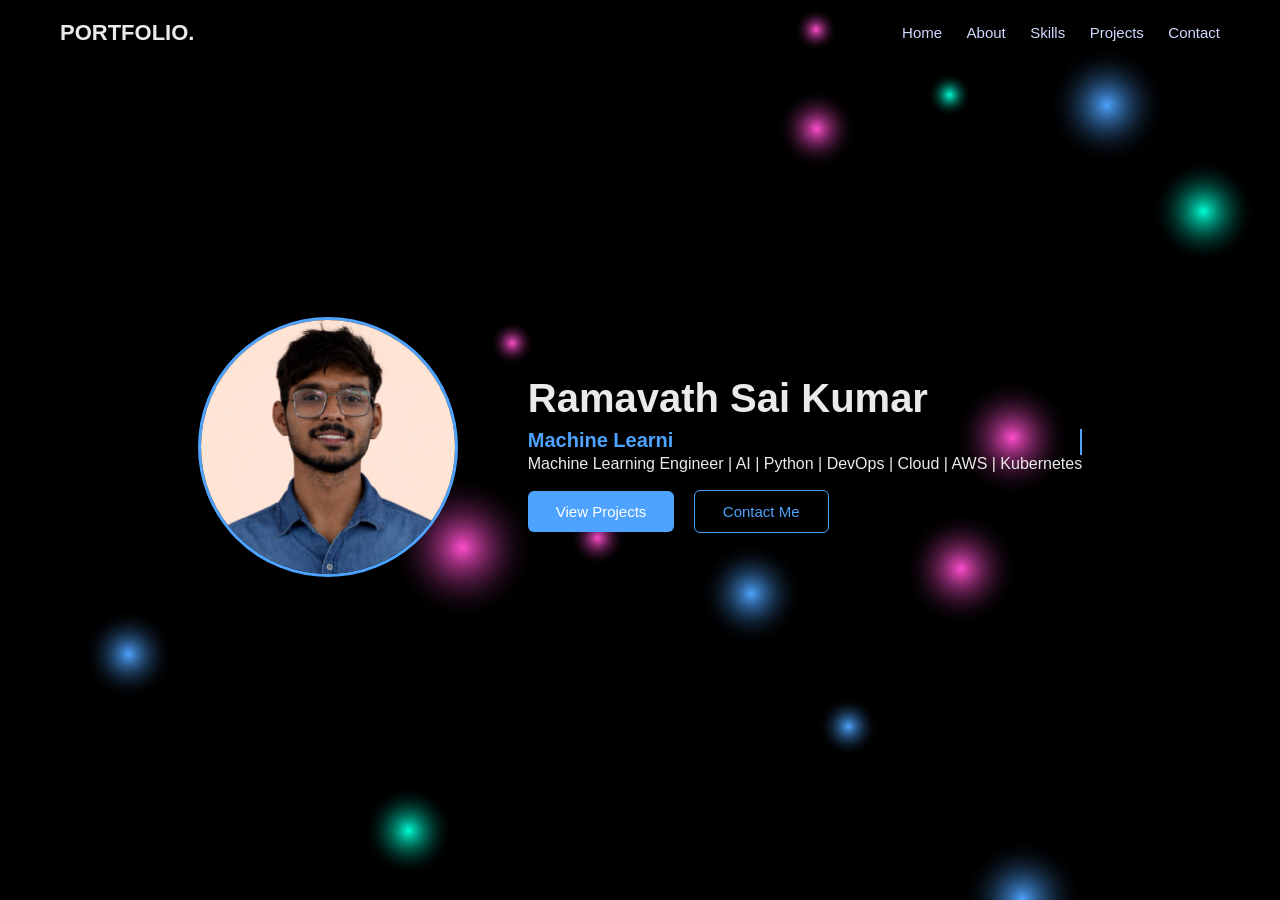
<file: index.html>
<!DOCTYPE html>
<html lang="en">

<head>
    <meta charset="UTF-8">
    <meta name="viewport" content="width=device-width, initial-scale=1.0">

    <!-- SEO Meta Tags -->
    <meta name="description" content="Ramavath Sai Kumar - Machine Learning Engineer | AI | Python | DevOps | AWS | Kubernetes. Portfolio showcasing projects, skills, and contact info.">
    <meta name="keywords" content="Ramavath Sai Kumar, Portfolio, ML Engineer, Machine Learning, AI, Python, DevOps, AWS, Kubernetes, Projects, Skills, Contact">
    <meta name="author" content="Ramavath Sai Kumar">

    <title>Ramavath Sai Kumar | Portfolio</title>

    <!-- CSS -->
    <link rel="stylesheet" href="style.css">
    <link rel="stylesheet" href="https://cdnjs.cloudflare.com/ajax/libs/font-awesome/6.4.0/css/all.min.css">
</head>

<body>

    <canvas id="orbs"></canvas>

    <header class="header">
        <div class="logo">PORTFOLIO.</div>
        <nav>
            <a href="index.html" class="active">Home</a>
            <a href="about.html">About</a>
            <a href="skills.html">Skills</a>
            <a href="projects.html">Projects</a>
            <a href="contact.html">Contact</a>
        </nav>
    </header>

    <section class="hero">
        <div class="hero-container">
            <div class="hero-image">
                <img src="photo.jpeg" alt="Ramavath Sai Kumar">
            </div>
            <div class="hero-content">
                <h1>Ramavath Sai Kumar</h1>
                <h2 class="typing"></h2>
                <p>Machine Learning Engineer | AI | Python | DevOps | Cloud | AWS | Kubernetes</p>
                <div class="actions">
                    <a href="projects.html" class="btn primary">View Projects</a>
                    <a href="contact.html" class="btn secondary">Contact Me</a>
                </div>
            </div>
        </div>
    </section>

    <!-- Typing Effect JS -->
    <script>
        const text = "Machine Learning Engineer | AI | Python | DevOps | Cloud | AWS | Kubernetes";
        let i = 0;

        function typingEffect() {
            if (i < text.length) {
                document.querySelector(".typing").innerHTML += text.charAt(i);
                i++;
                setTimeout(typingEffect, 80);
            }
        }
        typingEffect();
    </script>

    <script src="orbs.js"></script>
</body>

</html>
</file>
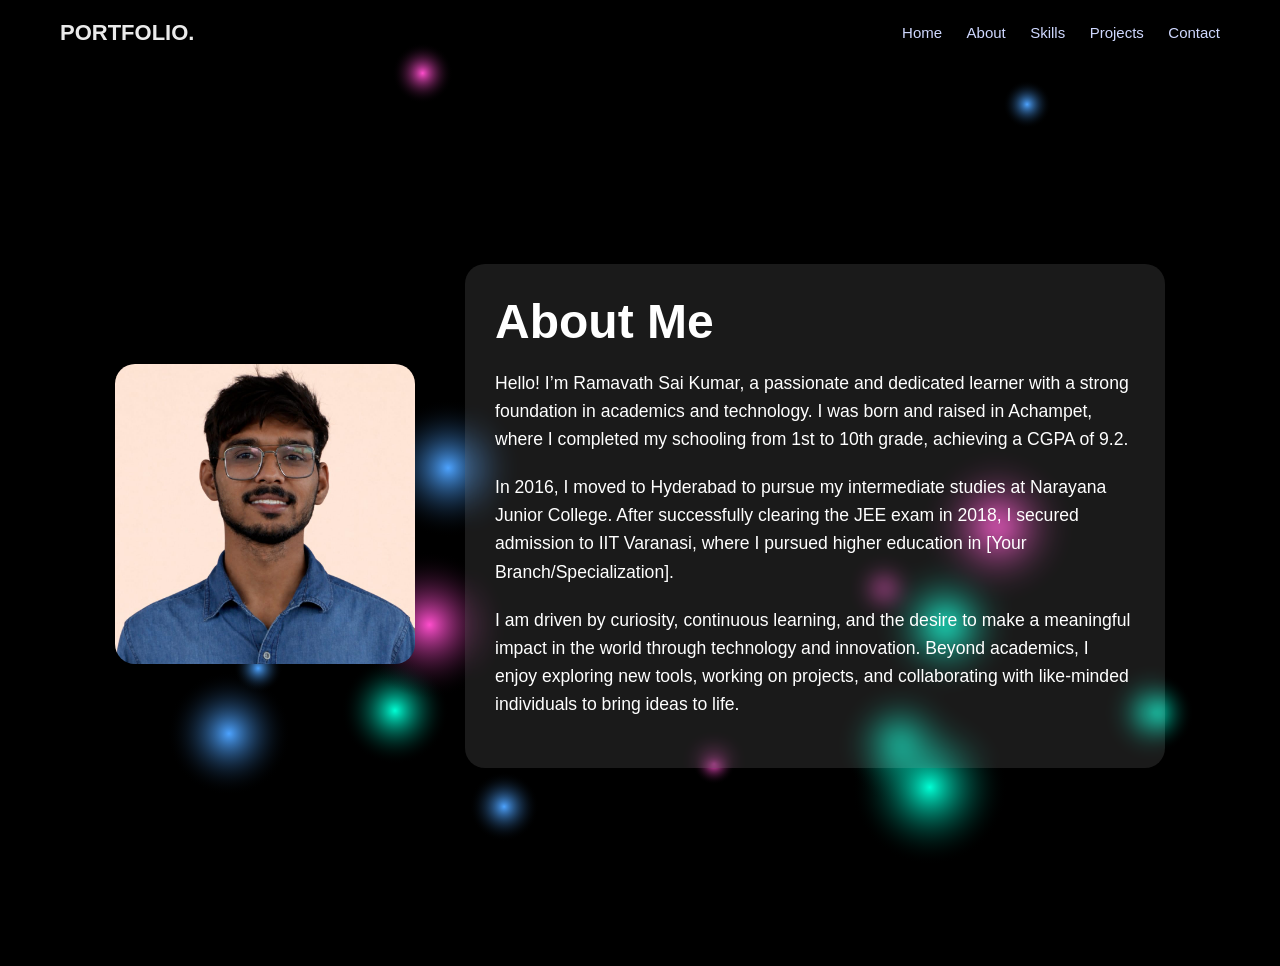
<file: about.html>
<!DOCTYPE html>
<html lang="en">

<head>
    <meta charset="UTF-8">
    <meta name="viewport" content="width=device-width, initial-scale=1.0">

    <meta name="description" content="About Ramavath Sai Kumar - ML Engineer. Education and journey from Achampet to IIT Varanasi.">
    <meta name="keywords" content="Ramavath Sai Kumar, About, Education, IIT Varanasi, Achampet, ML Engineer, AI, Python, DevOps">
    <meta name="author" content="Ramavath Sai Kumar">

    <title>About | Ramavath Sai Kumar</title>
    <link rel="stylesheet" href="style.css">
</head>

<body>

    <canvas id="orbs"></canvas>

    <header class="header">
        <div class="logo">PORTFOLIO.</div>
        <nav>
            <a href="index.html">Home</a>
            <a href="about.html" class="active">About</a>
            <a href="skills.html">Skills</a>
            <a href="projects.html">Projects</a>
            <a href="contact.html">Contact</a>
        </nav>
    </header>

    <section class="about">
        <div class="about-container">
            <div class="about-image">
                <img src="photo.jpeg" alt="Ramavath Sai Kumar">
            </div>
            <div class="about-content">
                <h1>About Me</h1>
                <p>Hello! I’m Ramavath Sai Kumar, a passionate and dedicated learner with a strong foundation in academics and technology. I was born and raised in Achampet, where I completed my schooling from 1st to 10th grade, achieving a CGPA of 9.2.</p>
                <p>In 2016, I moved to Hyderabad to pursue my intermediate studies at Narayana Junior College. After successfully clearing the JEE exam in 2018, I secured admission to IIT Varanasi, where I pursued higher education in [Your Branch/Specialization].</p>
                <p>I am driven by curiosity, continuous learning, and the desire to make a meaningful impact in the world through technology and innovation. Beyond academics, I enjoy exploring new tools, working on projects, and collaborating with like-minded
                    individuals to bring ideas to life.</p>
            </div>
        </div>
    </section>

    <script src="orbs.js"></script>
</body>

</html>
</file>
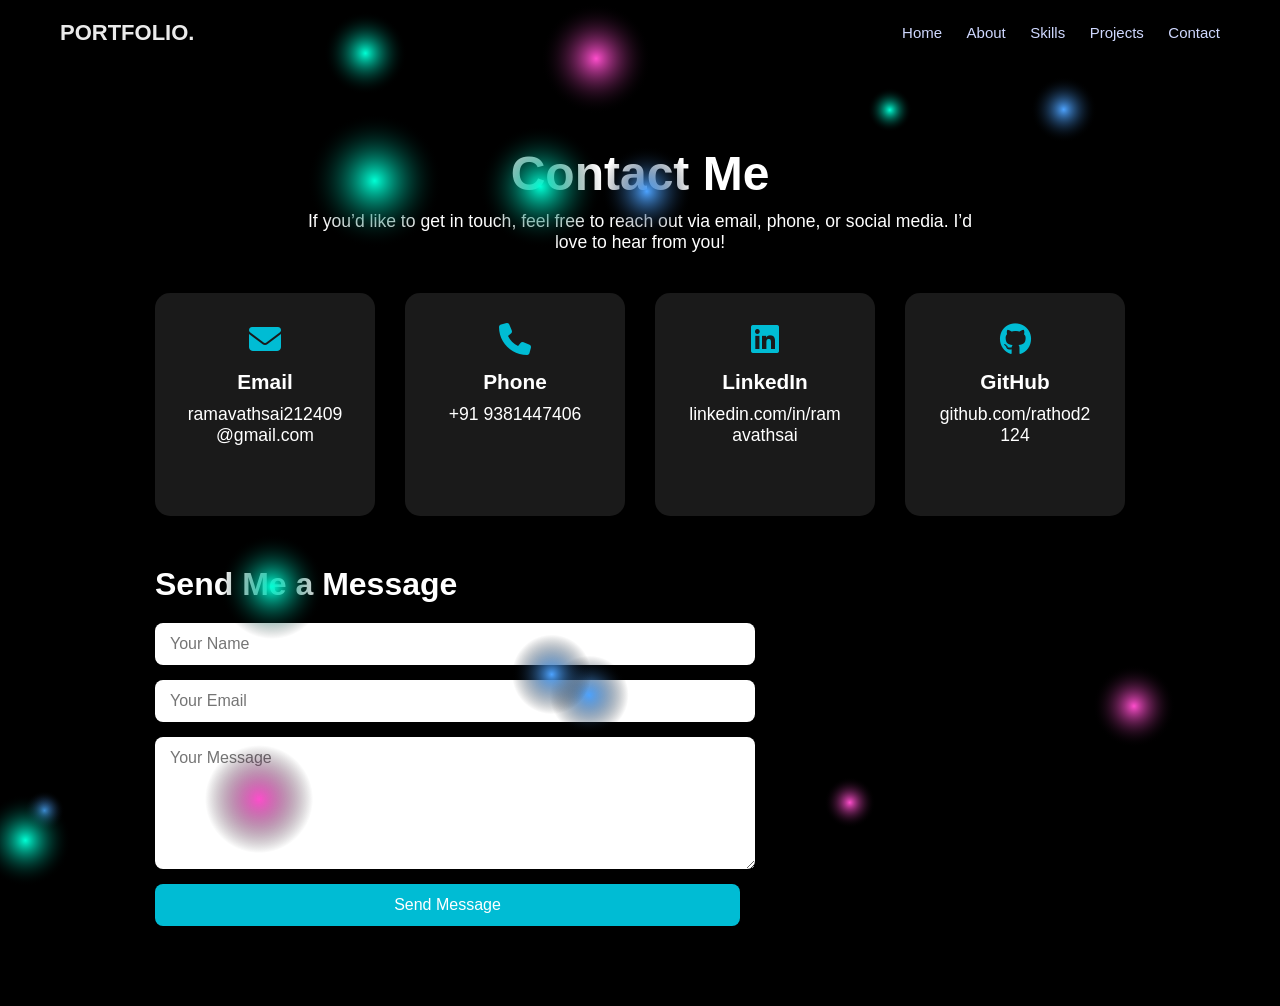
<file: contact.html>
<!DOCTYPE html>
<html lang="en">

<head>
    <meta charset="UTF-8">
    <meta name="viewport" content="width=device-width, initial-scale=1.0">
    <title>Contact | Ramavath Sai Kumar</title>
    <link rel="stylesheet" href="style.css">
    <!-- Font Awesome for icons -->
    <link rel="stylesheet" href="https://cdnjs.cloudflare.com/ajax/libs/font-awesome/6.4.0/css/all.min.css">
</head>

<body>

    <!-- Animated Orbs Background -->
    <canvas id="orbs"></canvas>

    <!-- Header / Navigation -->
    <header class="header">
        <div class="logo">PORTFOLIO.</div>
        <nav>
            <a href="index.html">Home</a>
            <a href="about.html">About</a>
            <a href="skills.html">Skills</a>
            <a href="projects.html">Projects</a>
            <a href="contact.html" class="active">Contact</a>
        </nav>
    </header>

    <!-- Contact Section -->
    <section class="contact">
        <div class="contact-container">
            <h1>Contact Me</h1>
            <p>If you’d like to get in touch, feel free to reach out via email, phone, or social media. I’d love to hear from you!</p>

            <!-- Contact Details Cards -->
            <div class="contact-cards">
                <div class="card">
                    <i class="fas fa-envelope fa-2x"></i>
                    <h3>Email</h3>
                    <p><a href="mailto:ramavathsai212409@gmail.com">ramavathsai212409@gmail.com</a></p>
                </div>
                <div class="card">
                    <i class="fas fa-phone fa-2x"></i>
                    <h3>Phone</h3>
                    <p><a href="tel:+919381447406">+91 9381447406</a></p>
                </div>
                <div class="card">
                    <i class="fab fa-linkedin fa-2x"></i>
                    <h3>LinkedIn</h3>
                    <p><a href="https://www.linkedin.com/in/ramavathsai/" target="_blank" rel="noopener noreferrer">linkedin.com/in/ramavathsai</a></p>
                </div>
                <div class="card">
                    <i class="fab fa-github fa-2x"></i>
                    <h3>GitHub</h3>
                    <p><a href="https://github.com/rathod2124" target="_blank" rel="noopener noreferrer">github.com/rathod2124</a></p>
                </div>
            </div>

            <!-- Contact Form -->
            <div class="contact-form">
                <h2>Send Me a Message</h2>
                <form action="mailto:ramavathsai212409@gmail.com" method="POST" enctype="text/plain">
                    <input type="text" name="name" placeholder="Your Name" required>
                    <input type="email" name="email" placeholder="Your Email" required>
                    <textarea name="message" rows="6" placeholder="Your Message" required></textarea>
                    <button type="submit" class="btn primary">Send Message</button>
                </form>
            </div>

        </div>
    </section>

    <!-- Orbs Animation Script -->
    <script src="orbs.js"></script>

</body>

</html>
</file>
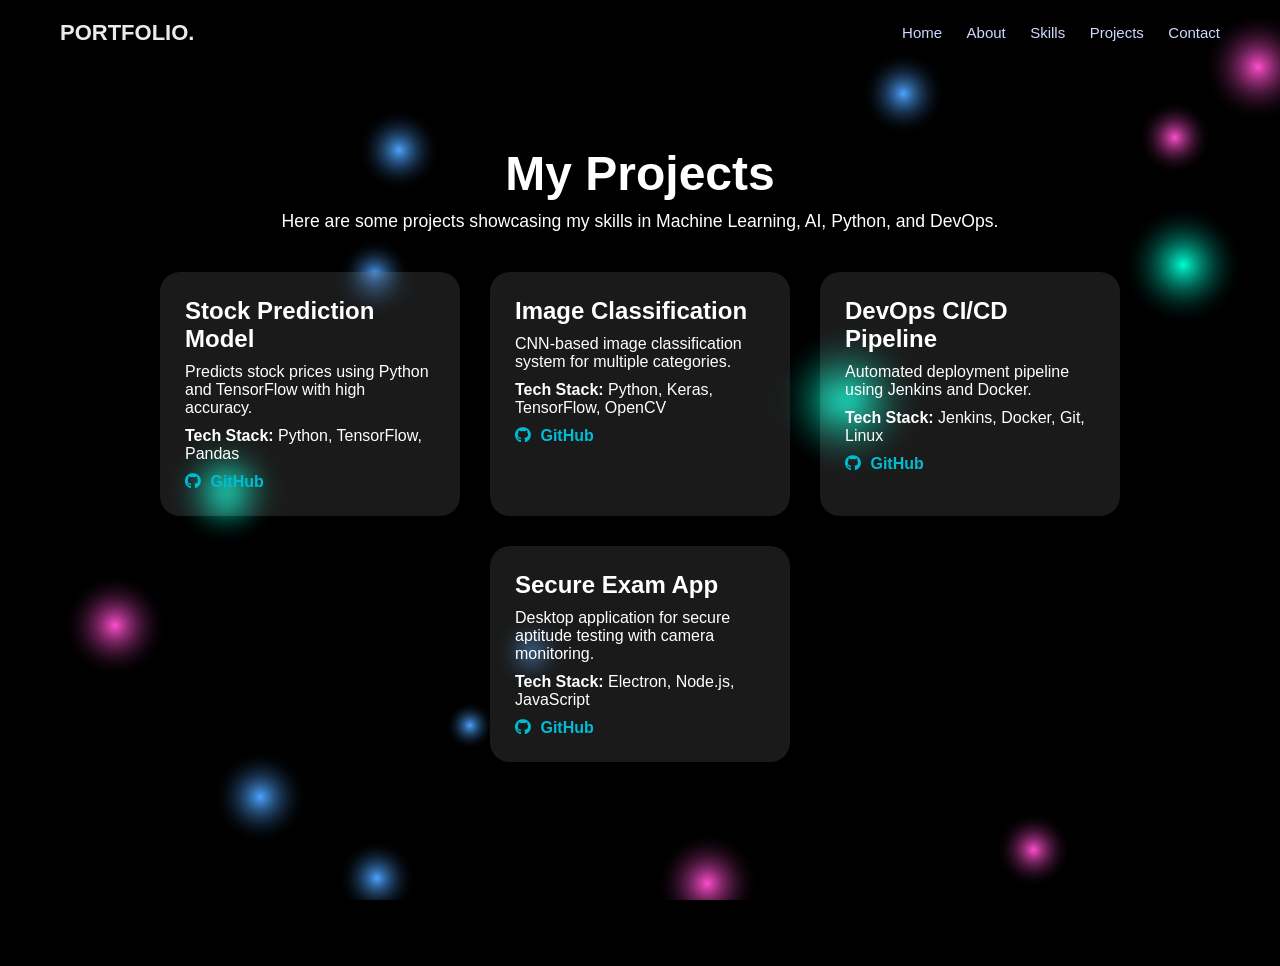
<file: projects.html>
<!DOCTYPE html>
<html lang="en">

<head>
    <meta charset="UTF-8">
    <meta name="viewport" content="width=device-width, initial-scale=1.0">
    <title>Projects | Ramavath Sai Kumar</title>
    <link rel="stylesheet" href="style.css">
    <link rel="stylesheet" href="https://cdnjs.cloudflare.com/ajax/libs/font-awesome/6.4.0/css/all.min.css">
</head>

<body>
    <canvas id="orbs"></canvas>

    <header class="header">
        <div class="logo">PORTFOLIO.</div>
        <nav>
            <a href="index.html">Home</a>
            <a href="about.html">About</a>
            <a href="skills.html">Skills</a>
            <a href="projects.html" class="active">Projects</a>
            <a href="contact.html">Contact</a>
        </nav>
    </header>

    <section class="projects">
        <div class="projects-container">
            <h1>My Projects</h1>
            <p>Here are some projects showcasing my skills in Machine Learning, AI, Python, and DevOps.</p>

            <div class="project-cards">

                <div class="project-card">
                    <h3>Stock Prediction Model</h3>
                    <p>Predicts stock prices using Python and TensorFlow with high accuracy.</p>
                    <p><strong>Tech Stack:</strong> Python, TensorFlow, Pandas</p>
                    <div class="project-links">
                        <a href="https://github.com/ramavathsai/stock-prediction" target="_blank" rel="noopener noreferrer"><i class="fab fa-github"></i> GitHub</a>
                    </div>
                </div>

                <div class="project-card">
                    <h3>Image Classification</h3>
                    <p>CNN-based image classification system for multiple categories.</p>
                    <p><strong>Tech Stack:</strong> Python, Keras, TensorFlow, OpenCV</p>
                    <div class="project-links">
                        <a href="https://github.com/ramavathsai/image-classification" target="_blank" rel="noopener noreferrer"><i class="fab fa-github"></i> GitHub</a>
                    </div>
                </div>

                <div class="project-card">
                    <h3>DevOps CI/CD Pipeline</h3>
                    <p>Automated deployment pipeline using Jenkins and Docker.</p>
                    <p><strong>Tech Stack:</strong> Jenkins, Docker, Git, Linux</p>
                    <div class="project-links">
                        <a href="https://github.com/ramavathsai/devops-pipeline" target="_blank" rel="noopener noreferrer"><i class="fab fa-github"></i> GitHub</a>
                    </div>
                </div>

                <div class="project-card">
                    <h3>Secure Exam App</h3>
                    <p>Desktop application for secure aptitude testing with camera monitoring.</p>
                    <p><strong>Tech Stack:</strong> Electron, Node.js, JavaScript</p>
                    <div class="project-links">
                        <a href="https://github.com/ramavathsai/secure-exam-app" target="_blank" rel="noopener noreferrer"><i class="fab fa-github"></i> GitHub</a>
                    </div>
                </div>

            </div>
        </div>
    </section>

    <script src="orbs.js"></script>
</body>

</html>
</file>
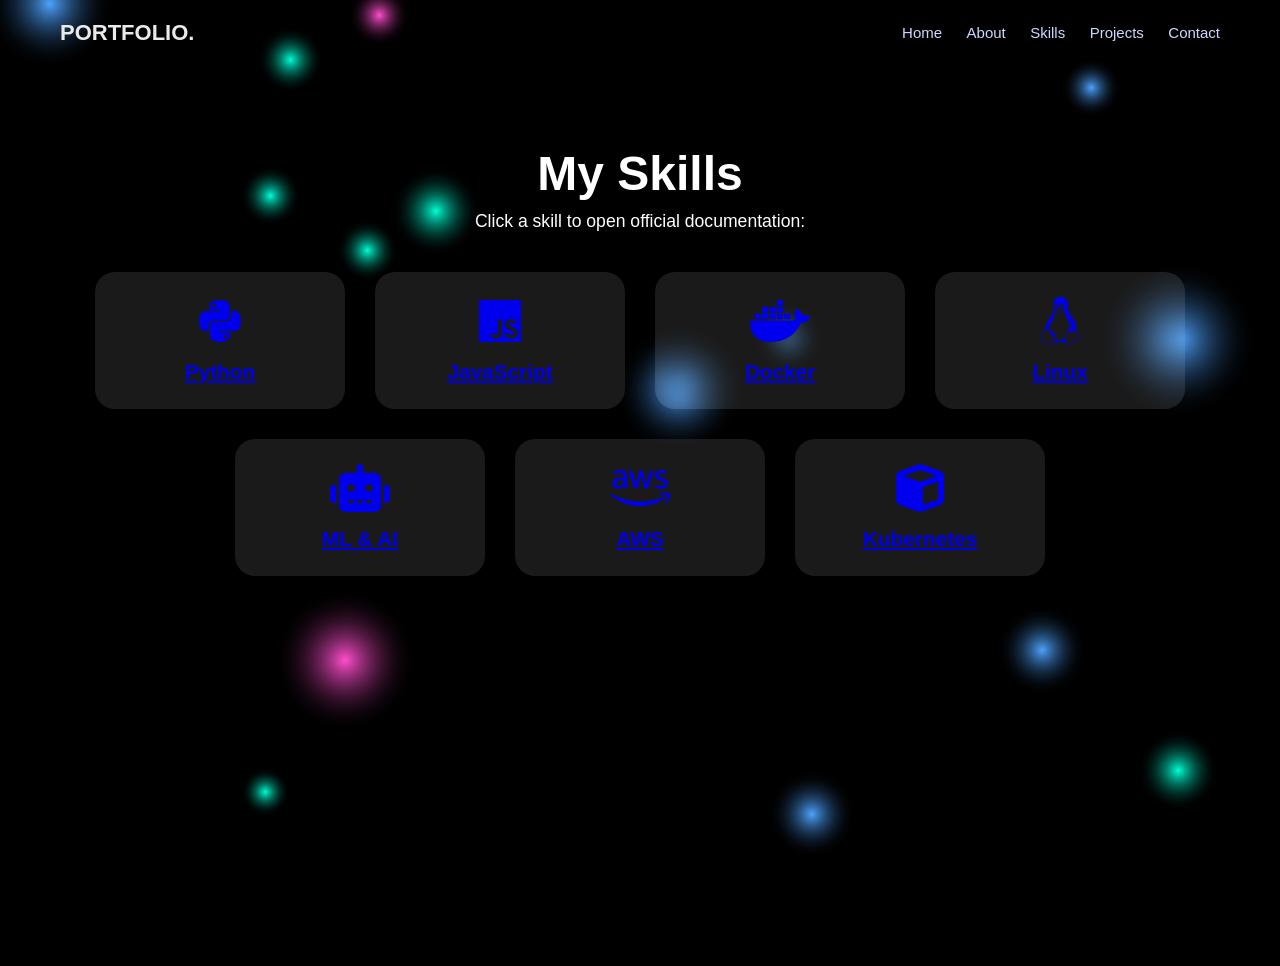
<file: skills.html>
<!DOCTYPE html>
<html lang="en">

<head>
    <meta charset="UTF-8">
    <meta name="viewport" content="width=device-width, initial-scale=1.0">

    <meta name="description" content="Skills of Ramavath Sai Kumar - Python, JavaScript, ML, AI, DevOps, AWS, Kubernetes, Linux, Docker">
    <meta name="keywords" content="Skills, Ramavath Sai Kumar, Python, ML, AI, DevOps, AWS, Kubernetes, Docker, Linux">
    <meta name="author" content="Ramavath Sai Kumar">

    <title>Skills | Ramavath Sai Kumar</title>
    <link rel="stylesheet" href="style.css">
    <link rel="stylesheet" href="https://cdnjs.cloudflare.com/ajax/libs/font-awesome/6.4.0/css/all.min.css">
</head>

<body>
    <canvas id="orbs"></canvas>

    <header class="header">
        <div class="logo">PORTFOLIO.</div>
        <nav>
            <a href="index.html">Home</a>
            <a href="about.html">About</a>
            <a href="skills.html" class="active">Skills</a>
            <a href="projects.html">Projects</a>
            <a href="contact.html">Contact</a>
        </nav>
    </header>

    <section class="skills">
        <div class="skills-container">
            <h1>My Skills</h1>
            <p>Click a skill to open official documentation:</p>
            <div class="skills-grid">

                <a href="https://docs.python.org/3/" target="_blank" rel="noopener noreferrer" class="skill-card">
                    <i class="fab fa-python fa-3x"></i>
                    <h3>Python</h3>
                </a>

                <a href="https://developer.mozilla.org/en-US/docs/Web/JavaScript" target="_blank" rel="noopener noreferrer" class="skill-card">
                    <i class="fab fa-js fa-3x"></i>
                    <h3>JavaScript</h3>
                </a>

                <a href="https://docs.docker.com/" target="_blank" rel="noopener noreferrer" class="skill-card">
                    <i class="fab fa-docker fa-3x"></i>
                    <h3>Docker</h3>
                </a>

                <a href="https://linux.die.net/man/" target="_blank" rel="noopener noreferrer" class="skill-card">
                    <i class="fab fa-linux fa-3x"></i>
                    <h3>Linux</h3>
                </a>

                <a href="https://www.tensorflow.org/" target="_blank" rel="noopener noreferrer" class="skill-card">
                    <i class="fas fa-robot fa-3x"></i>
                    <h3>ML & AI</h3>
                </a>

                <a href="https://docs.aws.amazon.com/" target="_blank" rel="noopener noreferrer" class="skill-card">
                    <i class="fab fa-aws fa-3x"></i>
                    <h3>AWS</h3>
                </a>

                <a href="https://kubernetes.io/docs/home/" target="_blank" rel="noopener noreferrer" class="skill-card">
                    <i class="fas fa-cube fa-3x"></i>
                    <h3>Kubernetes</h3>
                </a>

            </div>
        </div>
    </section>

    <script src="orbs.js"></script>
</body>

</html>
</file>
<file: style.css>
/* Reset */

* {
    margin: 0;
    padding: 0;
    box-sizing: border-box;
    font-family: Arial, sans-serif;
}

body {
    background: #000;
    color: #eaeaea;
    overflow-x: hidden;
    min-height: 100vh;
}

canvas {
    position: fixed;
    inset: 0;
    z-index: 0;
}

.header {
    display: flex;
    justify-content: space-between;
    padding: 20px 60px;
    align-items: center;
    z-index: 2;
    position: relative;
}

.logo {
    font-size: 22px;
    font-weight: 600;
}

nav a {
    margin-left: 20px;
    color: #cfd8ff;
    text-decoration: none;
    font-size: 15px;
    transition: 0.3s;
}

nav a:hover {
    color: #4da3ff;
}

.hero {
    min-height: 85vh;
    display: flex;
    justify-content: center;
    align-items: center;
}

.hero-container {
    display: flex;
    align-items: center;
    gap: 70px;
    max-width: 1100px;
    padding: 40px;
    z-index: 2;
    position: relative;
}


/* Profile Photo */

.hero-image img {
    width: 260px;
    height: 260px;
    border-radius: 50%;
    border: 3px solid #4da3ff;
    object-fit: cover;
}


/* Hero Text */

.hero-content h1 {
    font-size: 40px;
}

.hero-content h2 {
    margin-top: 8px;
    color: #4da3ff;
    font-size: 20px;
    height: 26px;
    border-right: 2px solid #4da3ff;
    white-space: nowrap;
    overflow: hidden;
}

.summary {
    margin-top: 20px;
    max-width: 520px;
    line-height: 1.6;
    color: #cfd8ff;
}


/* Buttons */

.actions {
    margin-top: 30px;
}

.btn {
    padding: 12px 28px;
    border-radius: 6px;
    text-decoration: none;
    font-size: 15px;
    margin-right: 15px;
    transition: 0.3s;
}

.primary {
    background: #4da3ff;
    color: #fff;
}

.primary:hover {
    background: #2b7ddb;
}

.secondary {
    border: 1px solid #4da3ff;
    color: #4da3ff;
}

.secondary:hover {
    background: #4da3ff;
    color: #fff;
}


/* Mobile */

@media(max-width:768px) {
    .hero-container {
        flex-direction: column;
        text-align: center;
    }
}


/* Contact Page Styles */

.contact {
    padding: 80px 20px;
    color: #fff;
    min-height: 100vh;
    display: flex;
    flex-direction: column;
    align-items: center;
    text-align: center;
}

.contact h1 {
    font-size: 3rem;
    margin-bottom: 10px;
}

.contact p {
    max-width: 700px;
    margin: 10px auto 40px;
    font-size: 1.1rem;
}

.contact-cards {
    display: flex;
    flex-wrap: wrap;
    justify-content: center;
    gap: 30px;
    margin-bottom: 50px;
}

.contact-cards .card {
    background: rgba(255, 255, 255, 0.1);
    padding: 30px;
    border-radius: 15px;
    width: 220px;
    transition: all 0.3s ease;
    backdrop-filter: blur(10px);
    /* Glass effect for modern browsers */
    backdrop-filter: blur(10px);
    /* Glass effect for Safari */
    -webkit-backdrop-filter: blur(10px);
}

.contact-cards .card:hover {
    transform: translateY(-10px);
    background: rgba(255, 255, 255, 0.15);
}

.contact-cards .card i {
    color: #00bcd4;
    margin-bottom: 15px;
}

.contact-cards .card h3 {
    margin-bottom: 10px;
    font-size: 1.3rem;
}

.contact-cards .card a {
    color: #fff;
    text-decoration: none;
    word-break: break-all;
}

.contact-form {
    max-width: 600px;
    width: 100%;
    text-align: left;
}

.contact-form h2 {
    font-size: 2rem;
    margin-bottom: 20px;
}

.contact-form form {
    display: flex;
    flex-direction: column;
    gap: 15px;
}

.contact-form input,
.contact-form textarea {
    padding: 12px 15px;
    border-radius: 8px;
    border: none;
    outline: none;
    font-size: 1rem;
}

.contact-form input:focus,
.contact-form textarea:focus {
    border: 2px solid #00bcd4;
}

.contact-form button {
    padding: 12px;
    border-radius: 8px;
    border: none;
    background-color: #00bcd4;
    color: #fff;
    font-size: 1rem;
    cursor: pointer;
    transition: all 0.3s ease;
}

.contact-form button:hover {
    background-color: #0097a7;
}


/* About Page Styles: Left photo, Right text */

.about {
    padding: 80px 20px;
    color: #fff;
    min-height: 100vh;
    display: flex;
    justify-content: center;
    align-items: center;
}

.about-container {
    display: flex;
    flex-wrap: wrap;
    justify-content: center;
    align-items: center;
    max-width: 1200px;
    gap: 50px;
}


/* Left Image */

.about-image img {
    width: 300px;
    border-radius: 20px;
    /* Glass effect */
    backdrop-filter: blur(10px);
    -webkit-backdrop-filter: blur(10px);
}


/* Right Text */

.about-content {
    max-width: 700px;
    background: rgba(255, 255, 255, 0.1);
    padding: 30px;
    border-radius: 20px;
    /* Glass effect */
    backdrop-filter: blur(10px);
    -webkit-backdrop-filter: blur(10px);
    text-align: left;
}

.about-content h1 {
    font-size: 3rem;
    margin-bottom: 20px;
}

.about-content p {
    font-size: 1.1rem;
    margin-bottom: 20px;
    line-height: 1.6;
}


/* Responsive: Mobile devices */

@media (max-width: 900px) {
    .about-container {
        flex-direction: column;
    }
    .about-image img {
        width: 250px;
        margin-bottom: 30px;
    }
    .about-content {
        text-align: center;
    }
}


/* Projects Page Styles */

.projects {
    padding: 80px 20px;
    color: #fff;
    min-height: 100vh;
    text-align: center;
}

.projects-container {
    max-width: 1200px;
    margin: 0 auto;
}

.projects-container h1 {
    font-size: 3rem;
    margin-bottom: 10px;
}

.projects-container p {
    font-size: 1.1rem;
    margin-bottom: 40px;
}

.project-cards {
    display: flex;
    flex-wrap: wrap;
    justify-content: center;
    gap: 30px;
}

.project-card {
    background: rgba(255, 255, 255, 0.1);
    padding: 25px;
    border-radius: 20px;
    width: 300px;
    text-align: left;
    transition: all 0.3s ease;
    backdrop-filter: blur(10px);
    -webkit-backdrop-filter: blur(10px);
}

.project-card:hover {
    transform: translateY(-10px);
    background: rgba(255, 255, 255, 0.15);
}

.project-card h3 {
    font-size: 1.5rem;
    margin-bottom: 10px;
}

.project-card p {
    font-size: 1rem;
    margin-bottom: 10px;
}

.project-links a {
    color: #00bcd4;
    text-decoration: none;
    margin-right: 15px;
    font-weight: bold;
}

.project-links a i {
    margin-right: 5px;
}


/* Responsive: Mobile */

@media (max-width: 900px) {
    .project-cards {
        flex-direction: column;
        align-items: center;
    }
    .project-card {
        width: 90%;
    }
}


/* Skills Page */

.skills {
    padding: 80px 20px;
    color: #fff;
    min-height: 100vh;
    text-align: center;
}

.skills-container {
    max-width: 1200px;
    margin: 0 auto;
}

.skills-container h1 {
    font-size: 3rem;
    margin-bottom: 10px;
}

.skills-container p {
    font-size: 1.1rem;
    margin-bottom: 40px;
}


/* Skills Grid */

.skills-grid {
    display: flex;
    flex-wrap: wrap;
    justify-content: center;
    gap: 30px;
}

.skill-card {
    background: rgba(255, 255, 255, 0.1);
    padding: 25px;
    border-radius: 20px;
    width: 250px;
    text-align: center;
    transition: all 0.3s ease;
    backdrop-filter: blur(10px);
    -webkit-backdrop-filter: blur(10px);
}

.skill-card:hover {
    transform: translateY(-10px);
    background: rgba(255, 255, 255, 0.15);
}

.skill-card h3 {
    margin-top: 15px;
    font-size: 1.3rem;
}

.skill-card p {
    margin-top: 10px;
    font-size: 1rem;
    line-height: 1.4;
}


/* Responsive */

@media (max-width: 900px) {
    .skills-grid {
        flex-direction: column;
        align-items: center;
    }
    .skill-card {
        width: 90%;
    }
}
</file>
